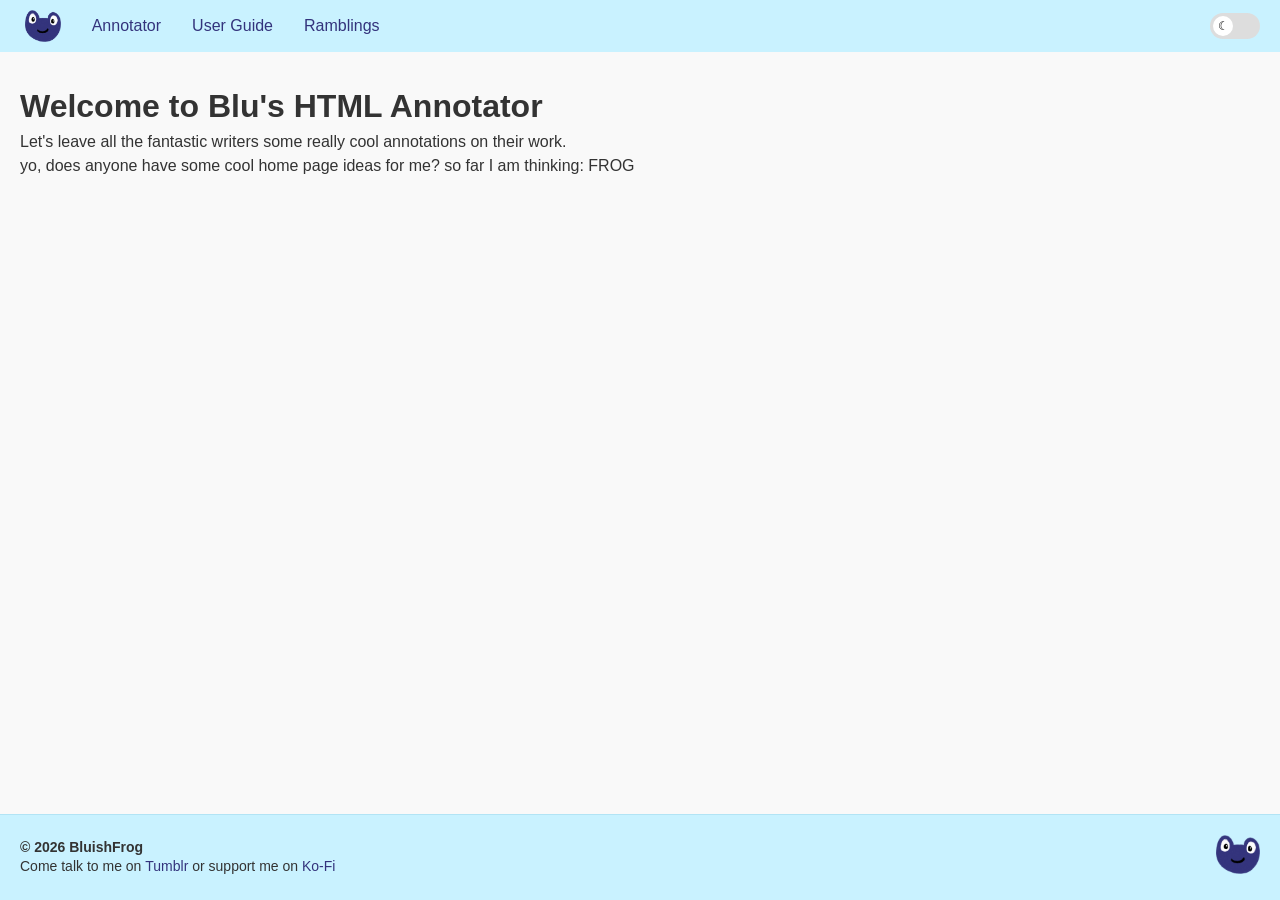
<file: index.html>
<!DOCTYPE html>
<html lang="en">

<head>
    <div id="head-placeholder"></div>
    <script src="js/loadComponents.js"></script>
</head>


<body>

    <div class="page-wrapper">

        <!-- NAV -->
        <div id="nav-placeholder"></div>


        <!-- MAIN CONTENT -->
        <main class="main-content">
            <h1>Welcome to Blu's HTML Annotator</h1>
            <p>Let's leave all the fantastic writers some really cool annotations on their work.</p>
            <p>yo, does anyone have some cool home page ideas for me? so far I am thinking: FROG</p>

        </main>


        <!-- FOOTER -->
        <div id="footer-placeholder"></div>

    </div>

    <!-- SCRIPTS -->
    <script src="js/layout.js"></script>
    <script src="js/loadComponents.js"></script>
    <script src="js/theme.js"></script>

</body>


</html>
</file>
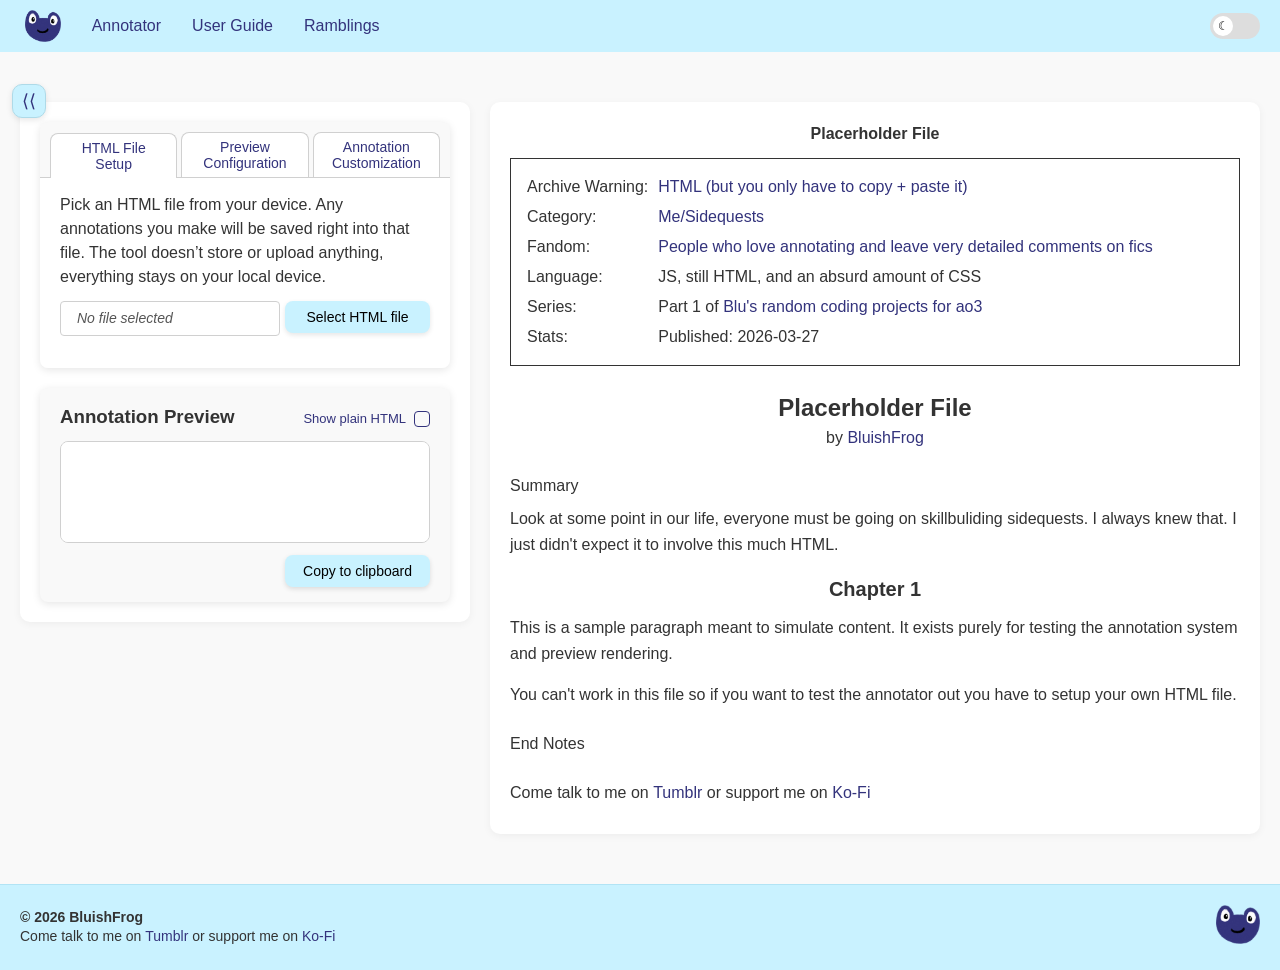
<file: annotator.html>
<!DOCTYPE html>
<html lang="en">

<head>
    <div id="head-placeholder"></div>
    <script src="js/loadComponents.js"></script>
</head>

<body>

    <div class="page-wrapper">

        <!-- NAV -->
        <div id="nav-placeholder"></div>


        <!-- MAIN CONTENT -->
        <main class="main-content">

            <div class="collapse-button">
                <button class="collapse-toggle" onclick="toggleBuilderPanel()">
                    ⟨⟨
                </button>
            </div>

            <!-- Split Screen for preview -->
            <div class="level1-container">

                <!-- left side of builder, where the upload confg and annot preview is -->
                <div class="level1-section builder-panel">

                    <div class="level2-container">

                        <div class="level2-card tabbed-card">

                            <!-- Desktop dropdown -->
                            <div class="tab-header">
                                <button class="tab-button active" onclick="switchTab(event, 'tab-html')">
                                    HTML File Setup
                                </button>
                                <button class="tab-button" onclick="switchTab(event, 'tab-preview')">
                                    Preview Configuration
                                </button>
                                <button class="tab-button" onclick="switchTab(event, 'tab-annot')">
                                    Annotation Customization
                                </button>
                            </div>

                            <!-- Mobile dropdown -->
                            <div class="tab-dropdown">
                                <select onchange="switchTabSelect(this)">
                                    <option value="tab-html">HTML file to annotate</option>
                                    <option value="tab-preview">Preview Configurations</option>
                                    <option value="tab-annot">Annotation Configurations</option>
                                </select>
                            </div>

                            <!-- Tab Content -->
                            <div class="tab-content">

                                <div id="tab-html" class="tab-pane active">
                                    <p>Pick an HTML file from your device. Any annotations you make will be saved right
                                        into that file. The tool doesn’t store or upload anything, everything stays on
                                        your local device.</p>
                                    <div class="preview-plus-button">
                                        <div class="container-file-preview">
                                            <div class="file-preview" id="HTMLFile">
                                                No file selected
                                            </div>
                                        </div>
                                        <div class="file-actions">
                                            <button onclick="assignHTMLFile()">Select HTML file</button>
                                        </div>
                                    </div>
                                </div>

                                <div id="tab-preview" class="tab-pane">
                                    <p>Placeholder for preview configurations. Maybe coming soon, maybe coming never,
                                        who knows.</p>
                                </div>

                                <div id="tab-annot" class="tab-pane">

                                    <p>Define how annotations should be formatted. This will affect all annotations (but
                                        not the source file). You can use any basic html format.</p>
                                    <p>Placeholders you can use: {quoted_text}, {annotation_text}</p>

                                    <textarea id="annotation-template"
                                        style="width:100%; height:180px;"><p><q>{quoted_text}</q><br>--- {annotation_text}</p></textarea>

                                </div>

                            </div>
                        </div>

                        <div class="level2-card">

                            <div class="annot-preview-header">
                                <h3>Annotation Preview</h3>

                                <label class="annot-toggle">
                                    <span>Show plain HTML</span>
                                    <input type="checkbox" id="annot-preview-mode-toggle">
                                </label>
                            </div>

                            <div class="annot-preview-container">
                                <div class="annot-preview-card">
                                    <div id="annot-preview-frame" class="annot-preview-frame"></div>
                                </div>
                            </div>

                            <div class="annot-preview-button">
                                <button onclick="copyToClipboard()">Copy to clipboard</button>
                            </div>

                        </div>

                    </div>
                </div>

                <!-- right side of annotator, where the preview is -->
                <div class="level1-section">
                    <div id="preview-frame" class="preview-frame"></div>
                </div>

                <div id="annotation-popover" class="annotation-popover hidden">
                    <textarea id="annotation-input" placeholder="Write annotation..."></textarea>
                    <div class="annotation-actions">
                        <button id="annotation-cancel">Cancel</button>
                        <button id="annotation-save">Save</button>
                        <button id="annotation-delete">Delete</button>
                    </div>
                </div>

            </div>

        </main>


        <!-- FOOTER -->
        <div id="footer-placeholder"></div>

    </div>

    <!-- SCRIPTS -->
    <script src="js/annotate.js"></script>
    <script src="js/fileManager.js"></script>
    <script src="js/layout.js"></script>
    <script src="js/loadAnnotPreview.js"></script>
    <script src="js/loadComponents.js"></script>
    <script src="js/theme.js"></script>
    <script src="js/toast.js"></script>

</body>

</html>
</file>
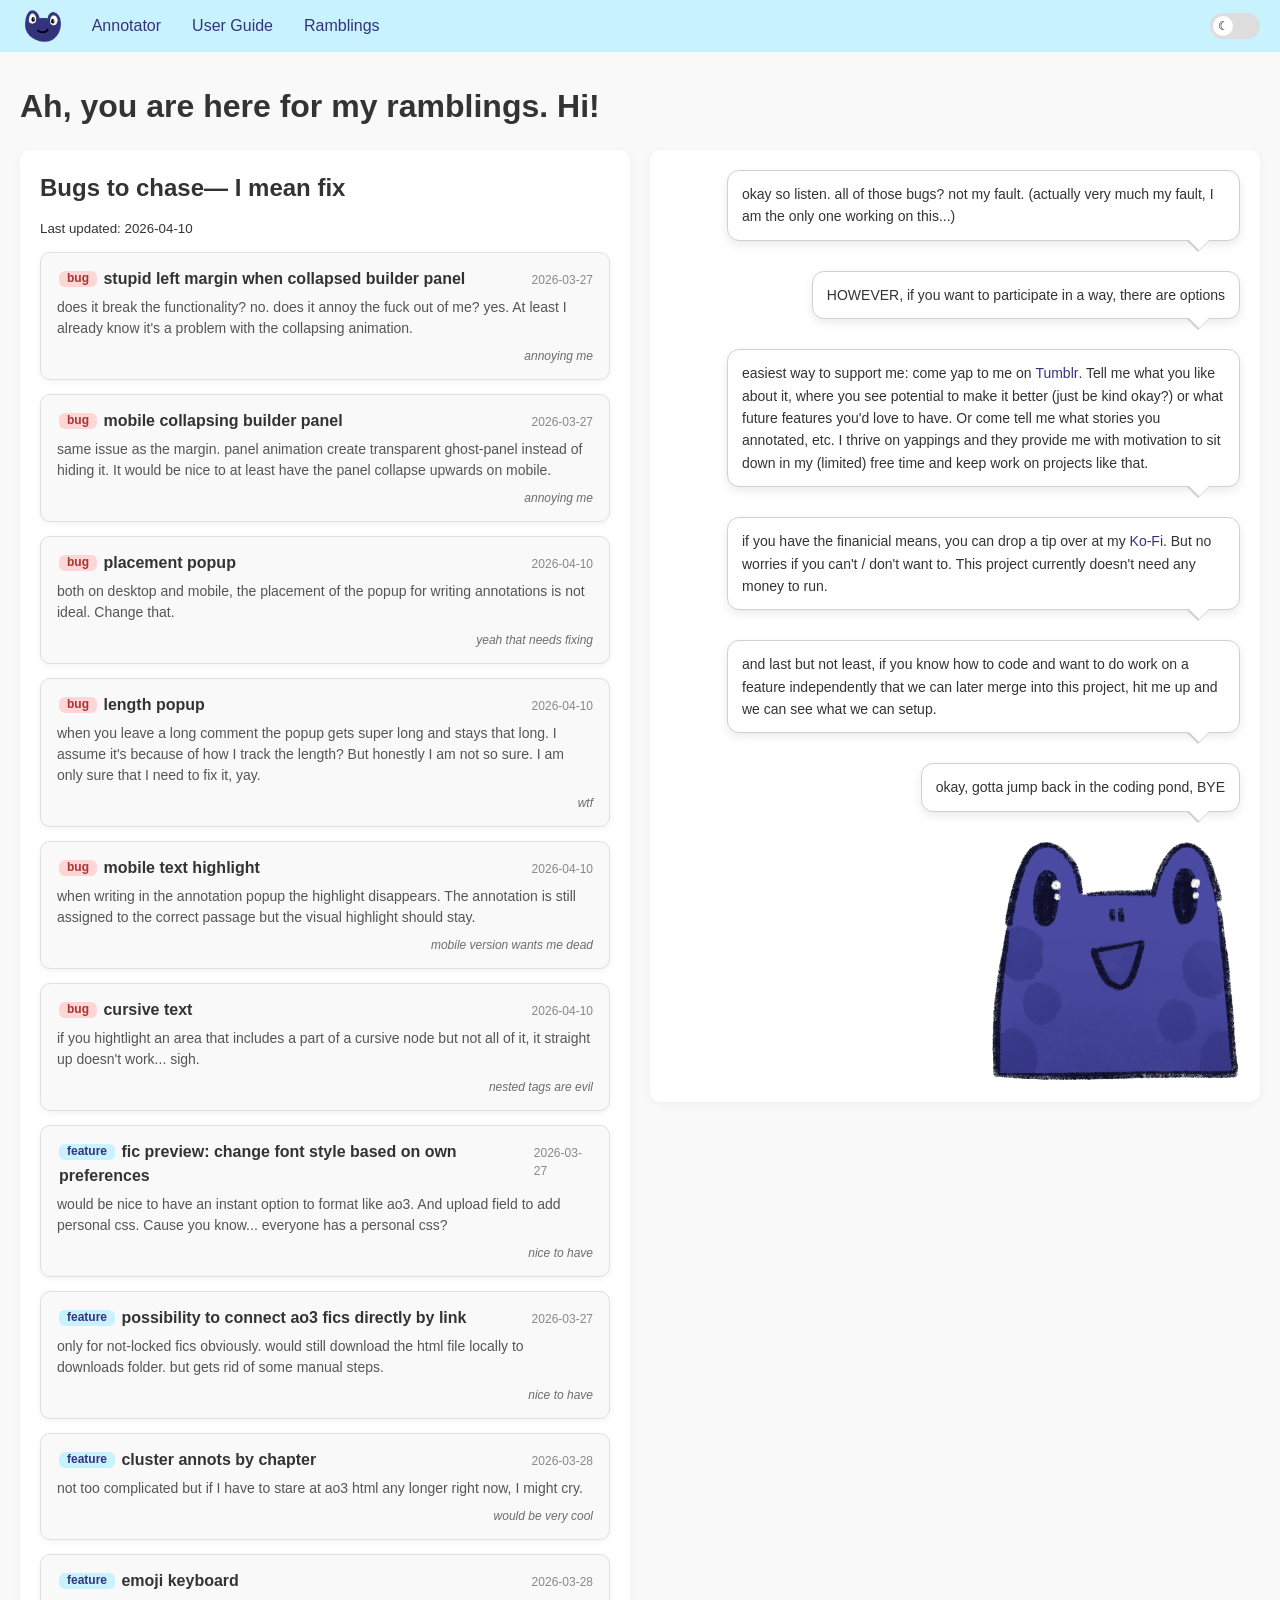
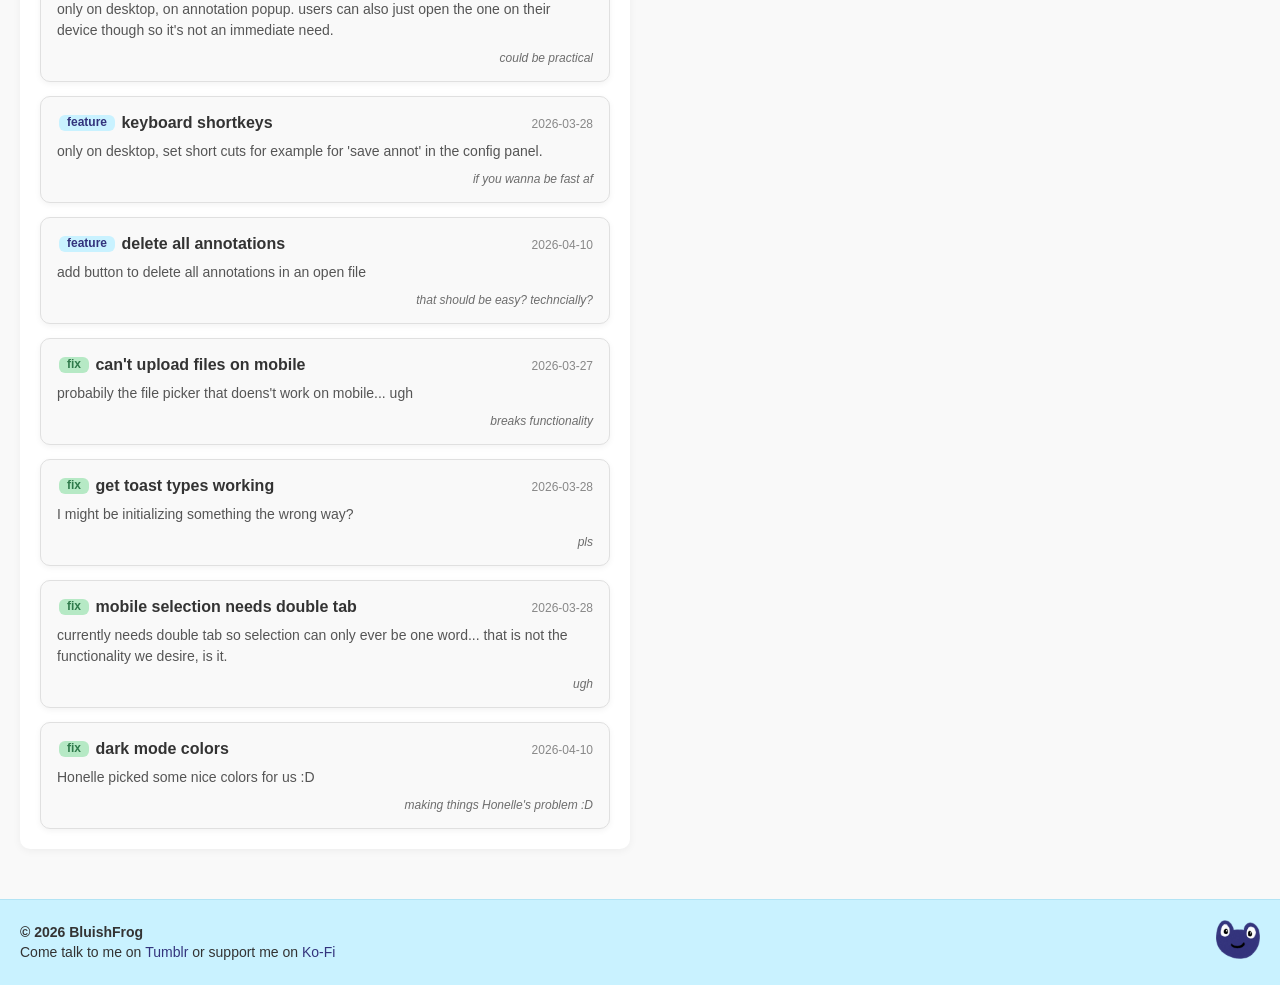
<file: ramblings.html>
<!DOCTYPE html>
<html lang="en">

<head>
    <div id="head-placeholder"></div>
    <script src="js/loadComponents.js"></script>
</head>

<body>

    <div class="page-wrapper">

        <!-- NAV -->
        <div id="nav-placeholder"></div>


        <!-- MAIN CONTENT -->
        <main class="main-content">
            <h1>Ah, you are here for my ramblings. Hi!</h1>

            <div class="level1-container">

                <div class="level1-section">
                    <h2>Bugs to chase— I mean fix</h2>
                    <p><small>Last updated: 2026-04-10</small></p>
                    <div class="level2-container devlog-container" id="devlog-container"></div>
                </div>

                <div class="level1-section frog-talks">

                    <div class="level2-container blu-yapping">

                        <div class="blu-yapps-card">
                            <p>okay so listen. all of those bugs? not my fault. (actually very much my fault, I am the
                                only one working on this...)</p>
                        </div>

                        <div class="blu-yapps-card">
                            <p>HOWEVER, if you want to participate in a way, there are options</p>
                        </div>

                        <div class="blu-yapps-card">
                            <p>easiest way to support me: come yap to me on <a href=https://www.tumblr.com/bluishfrog
                                    target="_blank">Tumblr</a>. Tell me what you like
                                about it, where you see potential to make it better (just be kind okay?) or what future
                                features you'd love to have. Or come tell me what stories you annotated, etc. I thrive
                                on yappings and they provide me with motivation to sit down in my (limited) free time
                                and keep work on projects like that.</p>
                        </div>

                        <div class="blu-yapps-card">
                            <p>if you have the finanicial means, you can drop a tip over at my <a
                                    href="https://ko-fi.com/bluishfrog" target="_blank">Ko-Fi</a>. But no worries if you
                                can't / don't want to. This project currently doesn't need any money to run.</p>
                        </div>

                        <div class="blu-yapps-card">
                            <p>and last but not least, if you know how to code and want to do work on a feature
                                independently that we can later merge into this project, hit me up and we can see what
                                we can setup.</p>
                        </div>

                        <div class="blu-yapps-card">
                            <p>okay, gotta jump back in the coding pond, BYE</p>
                        </div>

                        <div class="frog-wrapper">
                            <img src="assets/Bluish_Frog_Yapping_transparent.png">
                        </div>

                    </div>

                </div>
            </div>

        </main>


        <!-- FOOTER -->
        <div id="footer-placeholder"></div>

    </div>

    <!-- SCRIPTS -->
    <script src="js/layout.js"></script>
    <script src="js/loadComponents.js"></script>
    <script src="js/loadDevlog.js"></script>
    <script src="js/theme.js"></script>

</body>

</html>
</file>
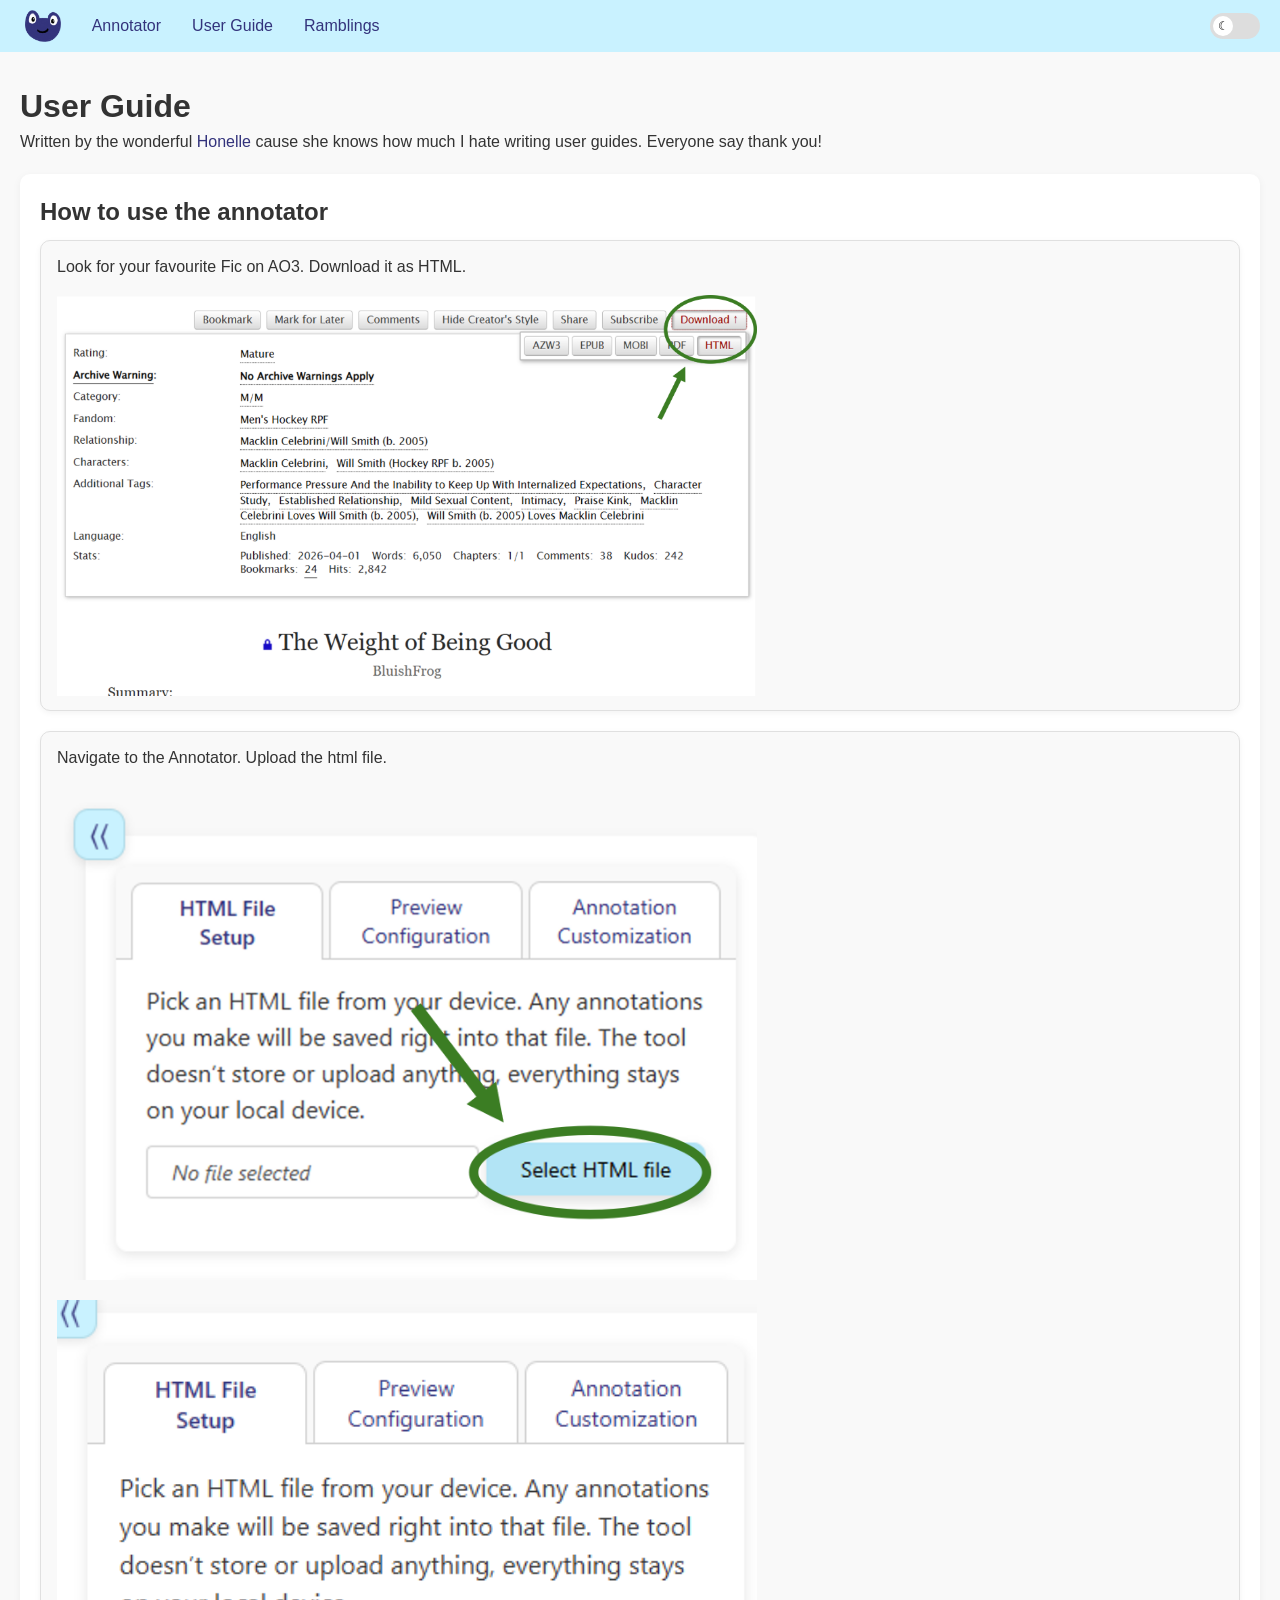
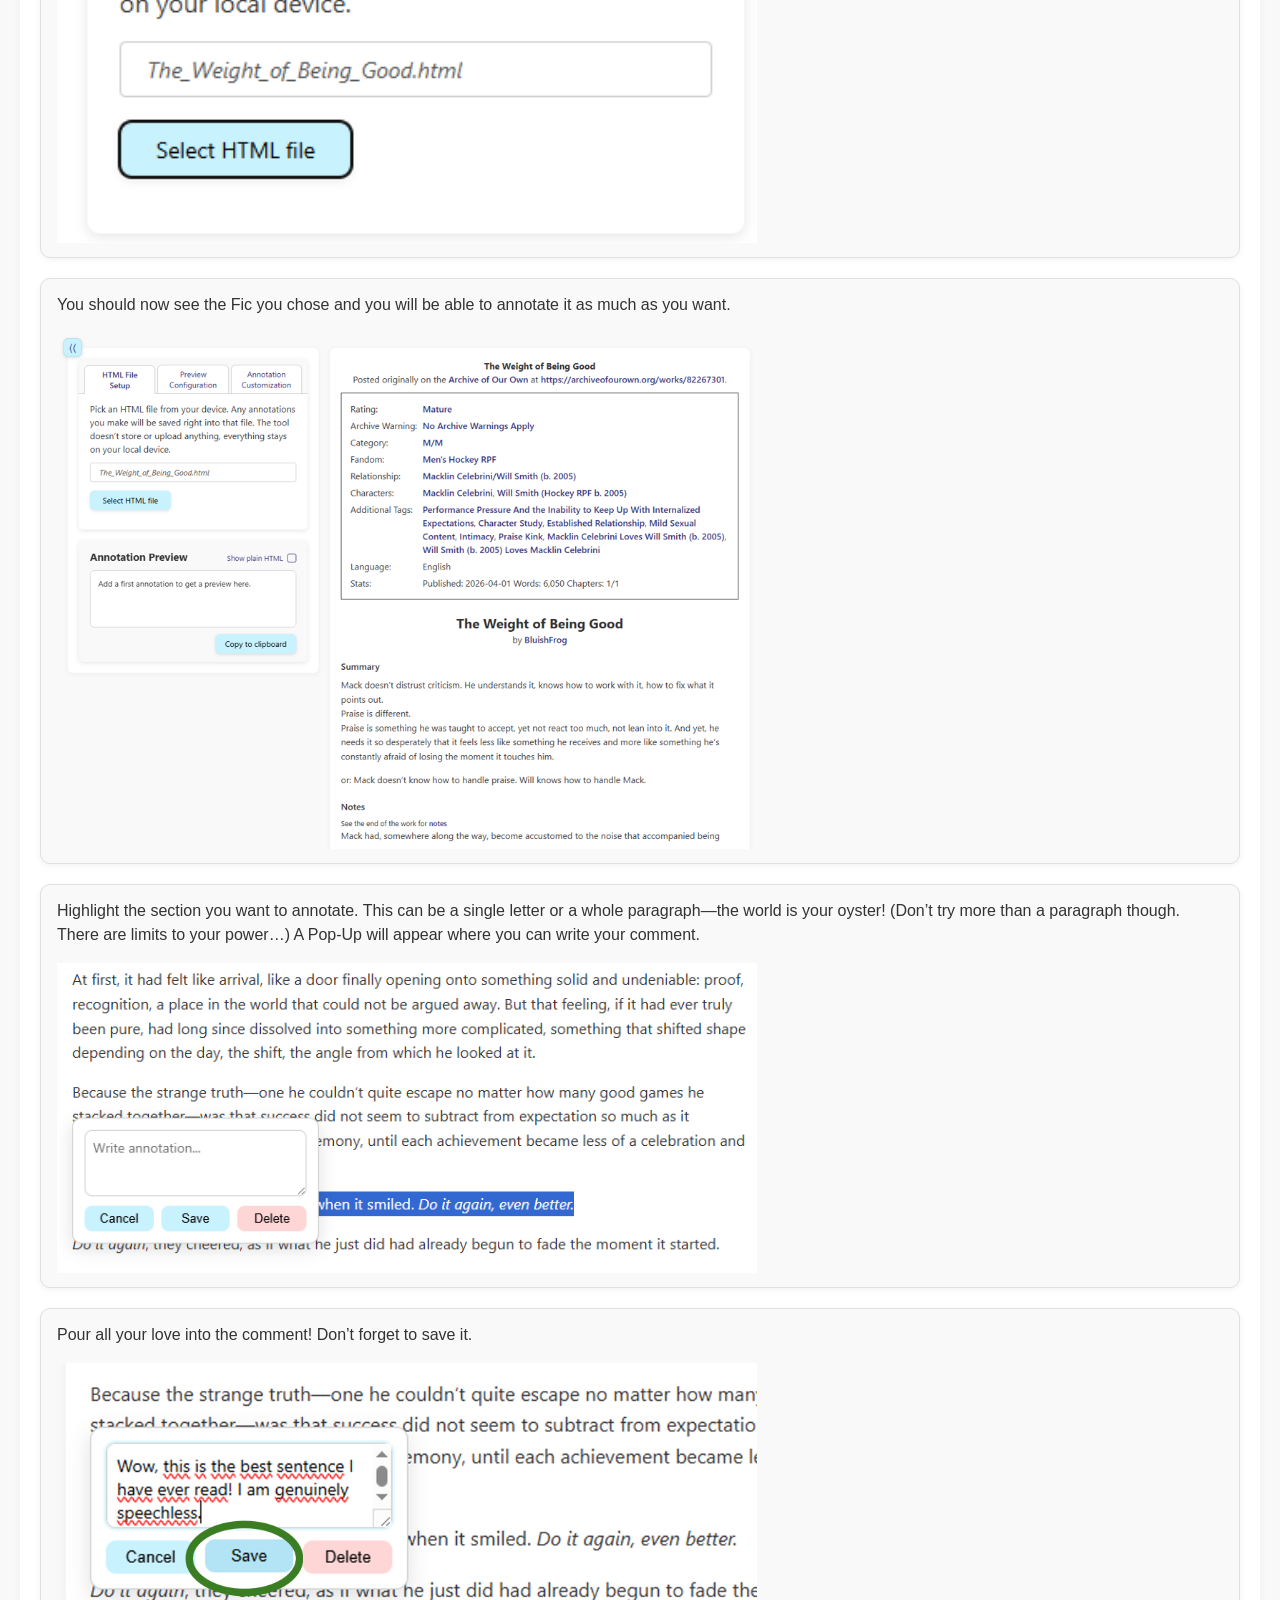
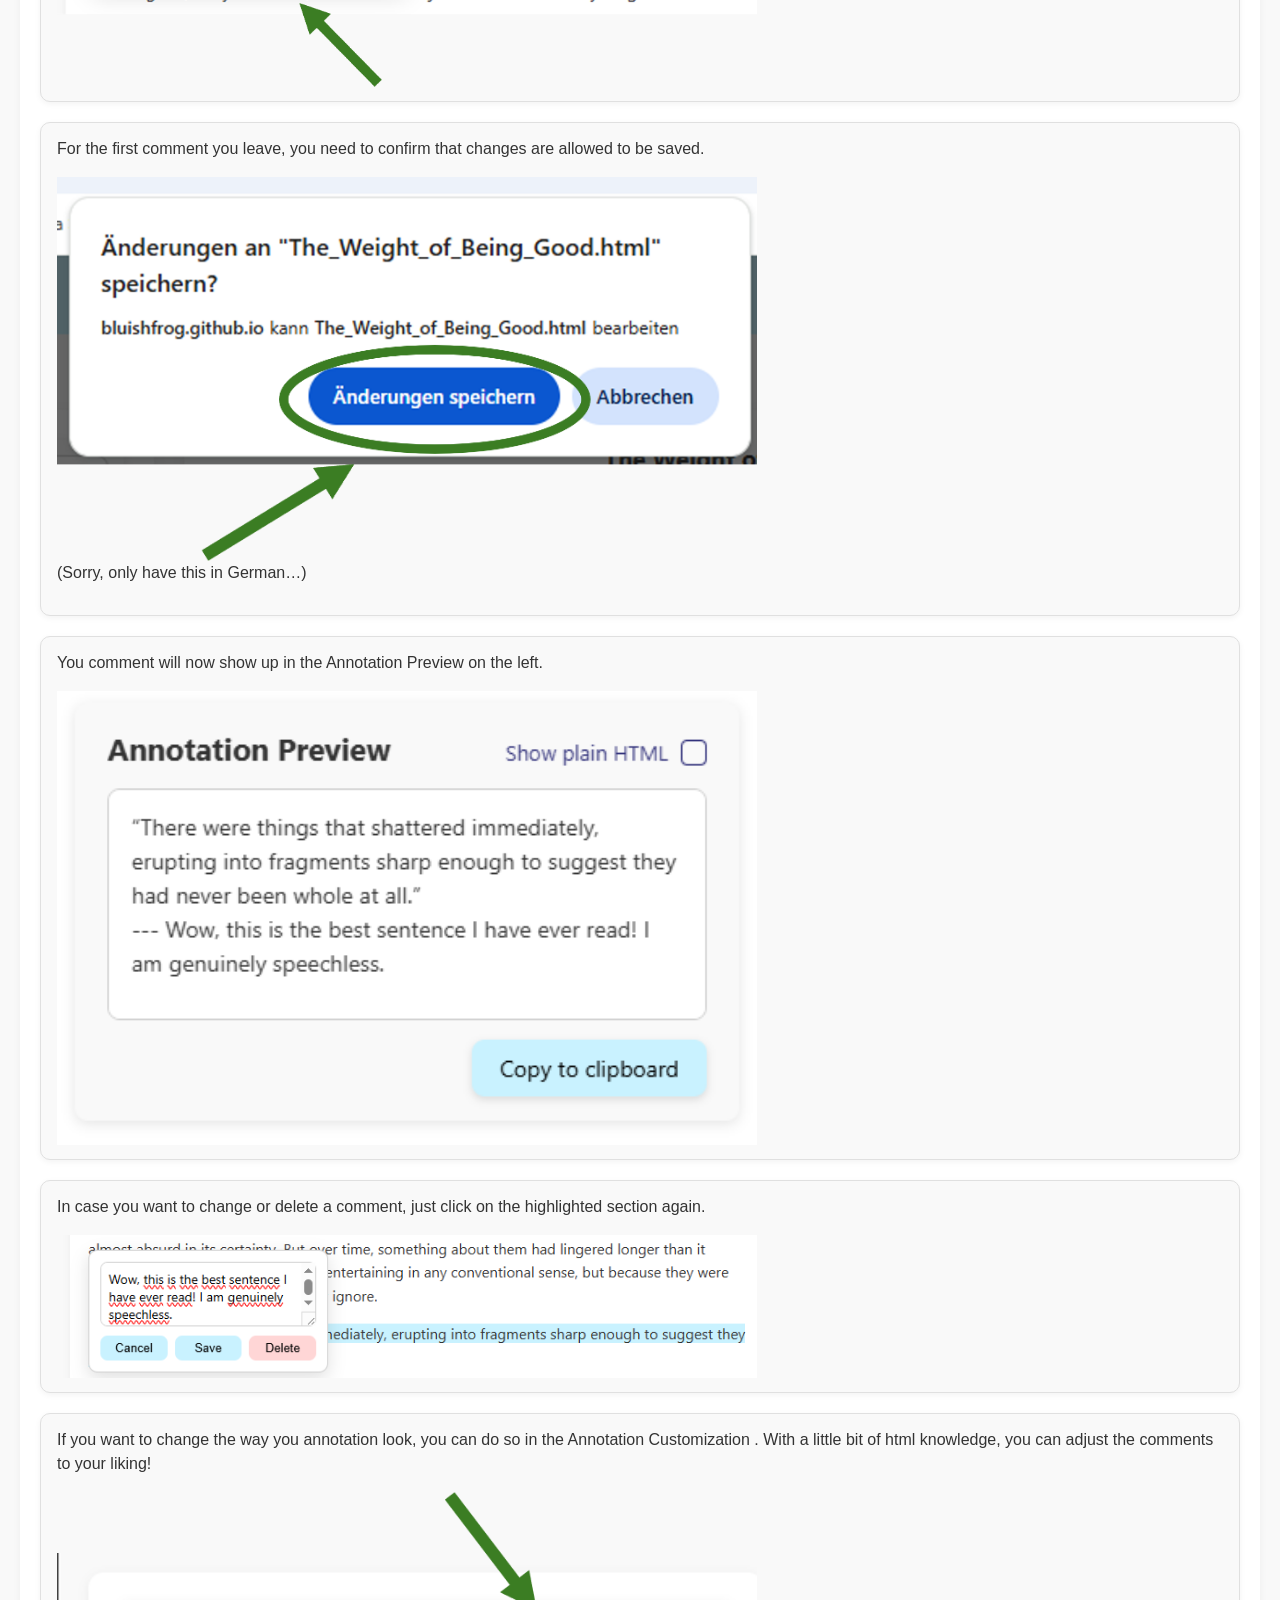
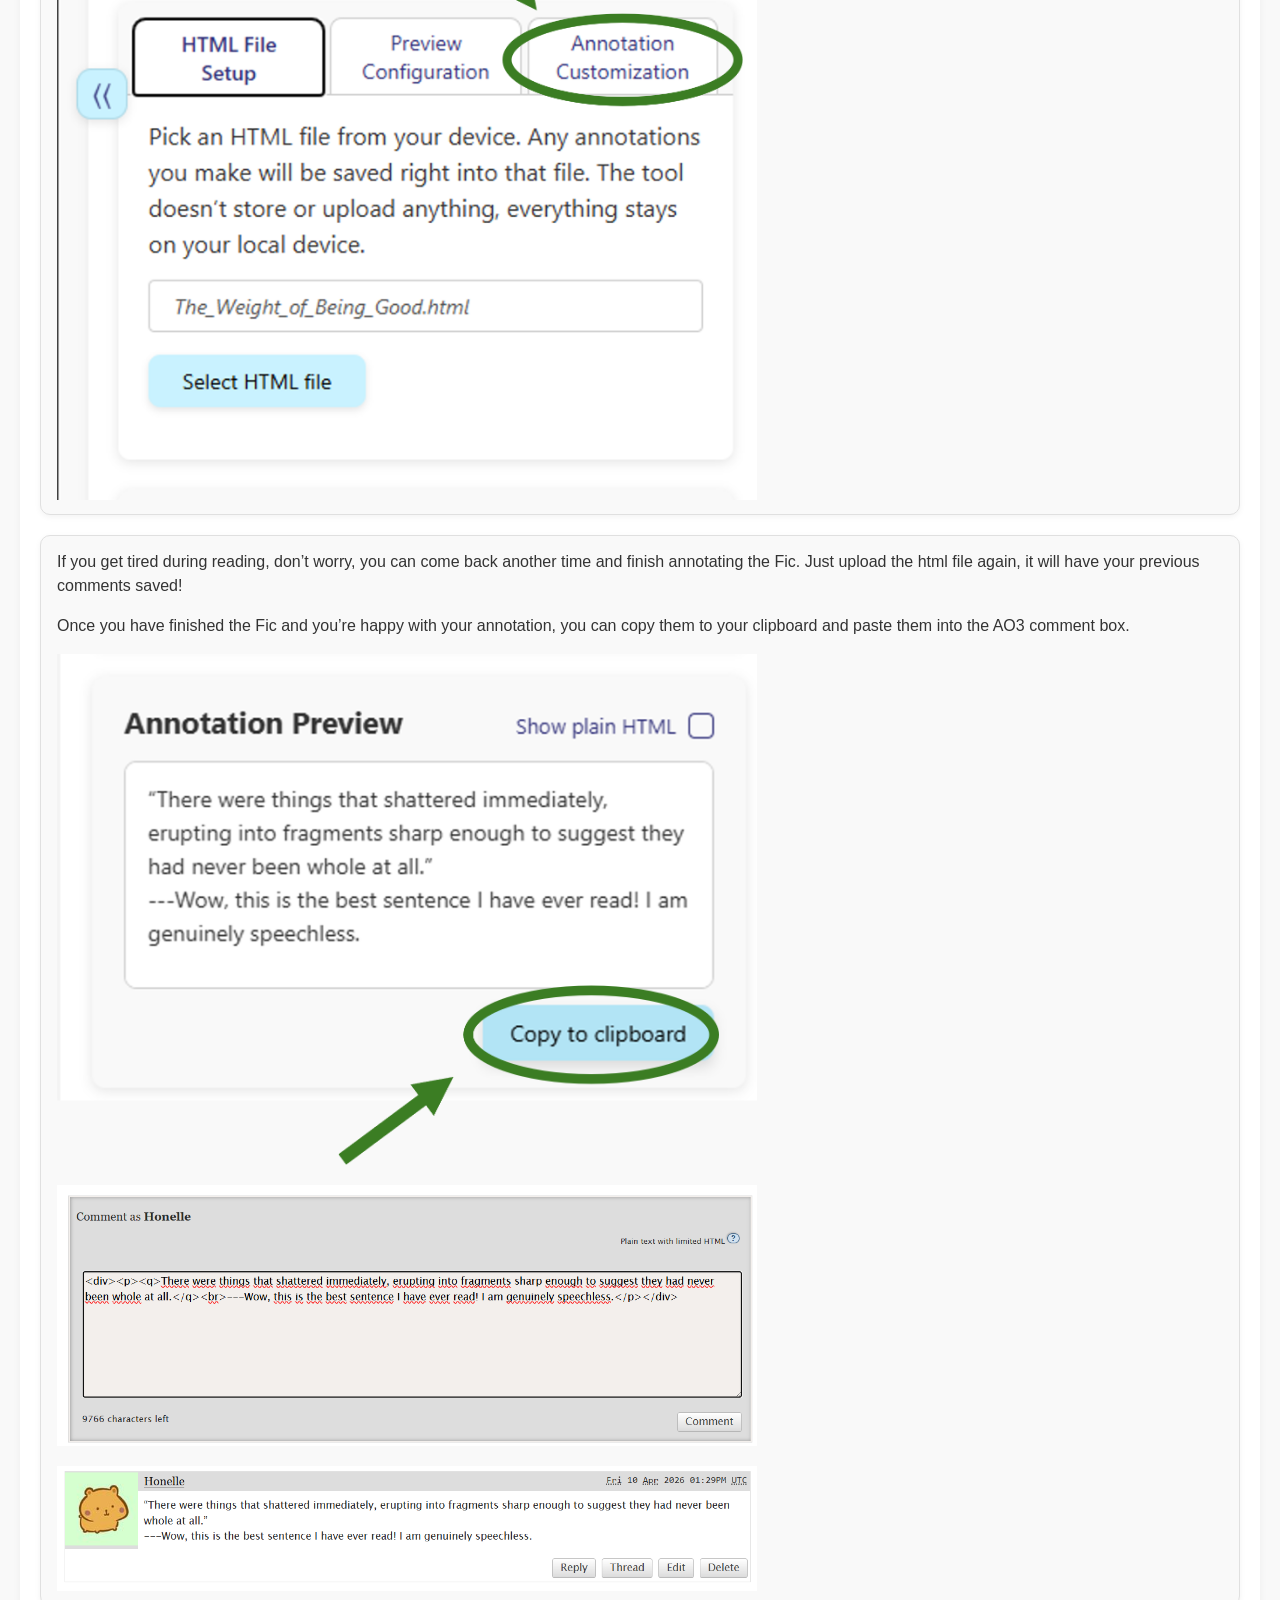
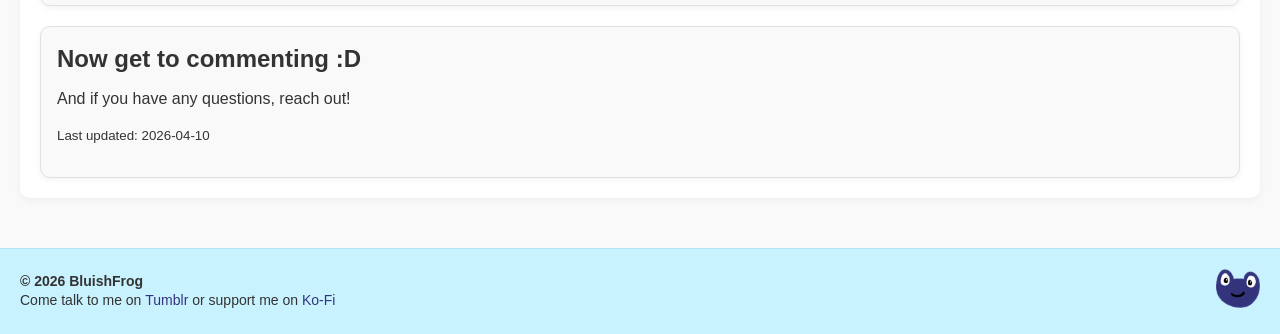
<file: user_guide.html>
<!DOCTYPE html>
<html lang="en">

<head>
    <div id="head-placeholder"></div>
    <script src="js/loadComponents.js"></script>
</head>

<body>

    <div class="page-wrapper">

        <!-- NAV -->
        <div id="nav-placeholder"></div>


        <!-- MAIN CONTENT -->
        <main class="main-content">
            <h1>User Guide</h1>
            <p>Written by the wonderful <a href="https://www.tumblr.com/honelle56" target="_blank">Honelle</a> cause she
                knows how much I hate writing user guides. Everyone say thank you!</p>

            <div class="level1-container">

                <div class="level1-section">
                    <h2>How to use the annotator</h2>

                    <div class="level2-container userguide-container">

                        <div class="userguide-card">
                            <p>Look for your favourite Fic on AO3. Download it as HTML.</p>
                            <div class="userguide-image-wrapper">
                                <img src="assets/userguide/Picture1.png">
                            </div>
                        </div>

                        <div class="userguide-card">
                            <p>Navigate to the Annotator. Upload the html file.</p>
                            <div class="userguide-image-wrapper">
                                <img src="assets/userguide/Picture2.png">
                                <img src="assets/userguide/Picture3.png">
                            </div>
                        </div>

                        <div class="userguide-card">
                            <p>You should now see the Fic you chose and you will be able to annotate it as much as you
                                want.
                            </p>
                            <div class="userguide-image-wrapper">
                                <img src="assets/userguide/Picture4.png">
                            </div>
                        </div>

                        <div class="userguide-card">
                            <p>Highlight the section you want to annotate. This can be a single letter or a whole
                                paragraph—the world is your oyster! (Don’t try more than a paragraph though. There are
                                limits to your power…) A Pop-Up will appear where you can write your comment.</p>
                            <div class="userguide-image-wrapper">
                                <img src="assets/userguide/Picture5.png">
                            </div>
                        </div>

                        <div class="userguide-card">
                            <p>Pour all your love into the comment! Don’t forget to save it.</p>
                            <div class="userguide-image-wrapper">
                                <img src="assets/userguide/Picture6.png">
                            </div>
                        </div>

                        <div class="userguide-card">
                            <p>For the first comment you leave, you need to confirm that changes are allowed to be
                                saved.
                            </p>
                            <div class="userguide-image-wrapper">
                                <img src="assets/userguide/Picture7.png">
                            </div>
                            <p>(Sorry, only have this in German…)</p>
                        </div>

                        <div class="userguide-card">
                            <p>You comment will now show up in the Annotation Preview on the left.</p>
                            <div class="userguide-image-wrapper">
                                <img src="assets/userguide/Picture8.png">
                            </div>
                        </div>

                        <div class="userguide-card">
                            <p>In case you want to change or delete a comment, just click on the highlighted section
                                again.
                            </p>
                            <div class="userguide-image-wrapper">
                                <img src="assets/userguide/Picture9.png">
                            </div>
                        </div>

                        <div class="userguide-card">
                            <p>If you want to change the way you annotation look, you can do so in the Annotation
                                Customization . With a little bit of html knowledge, you can adjust the comments to your
                                liking!</p>
                            <div class="userguide-image-wrapper">
                                <img src="assets/userguide/Picture10.png">
                            </div>
                        </div>

                        <div class="userguide-card">
                            <p>If you get tired during reading, don’t worry, you can come back another time and finish
                                annotating the Fic. Just upload the html file again, it will have your previous comments
                                saved!</p>
                            <p>Once you have finished the Fic and you’re happy with your annotation, you can copy them
                                to
                                your clipboard and paste them into the AO3 comment box.</p>
                            <div class="userguide-image-wrapper">
                                <img src="assets/userguide/Picture11.png">
                                <img src="assets/userguide/Picture12.png">
                                <img src="assets/userguide/Picture13.png">
                            </div>
                        </div>

                        <div class="userguide-card">
                            <h2>Now get to commenting :D</h2>
                            <p>And if you have any questions, reach out!</p>
                            <p><small>Last updated: 2026-04-10</small></p>
                        </div>

                    </div>

                </div>

            </div>

        </main>


        <!-- FOOTER -->
        <div id="footer-placeholder"></div>

    </div>

    <!-- SCRIPTS -->
    <script src="js/layout.js"></script>
    <script src="js/loadComponents.js"></script>
    <script src="js/theme.js"></script>

</body>

</html>
</file>
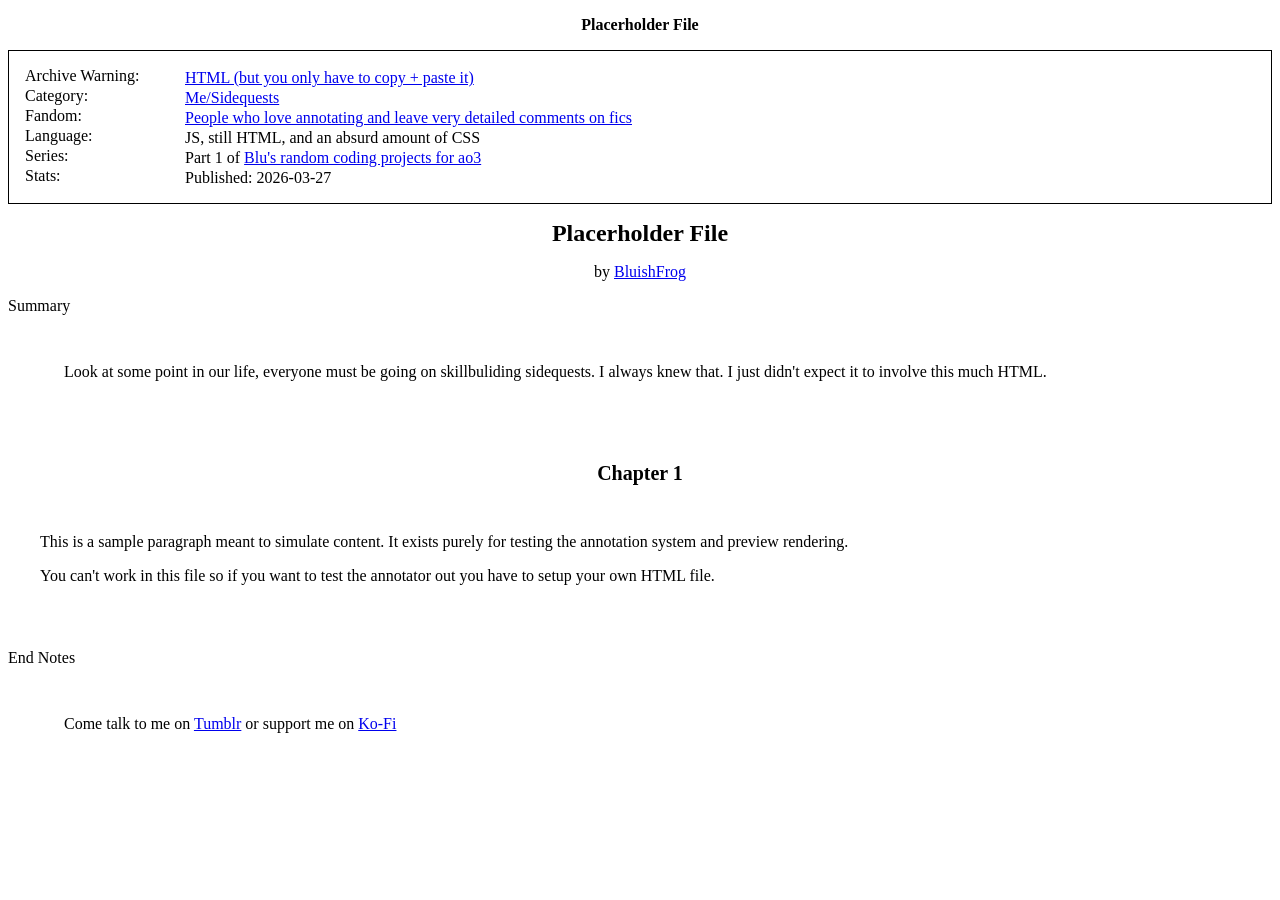
<file: components/nofileselected.html>
<!DOCTYPE html PUBLIC "-//W3C//DTD XHTML 1.0 Strict//EN" "http://www.w3.org/TR/xhtml1/DTD/xhtml1-strict.dtd">
<html xmlns="http://www.w3.org/1999/xhtml" xml:lang="en" lang="en">

<head>
    <meta charset="utf-8" />
    <meta http-equiv="x-ua-compatible" content="ie=edge" />
    <title>Placeholder</title>
    <style type="text/css">
        p.message {
            text-align: center;
        }

        .meta h1 {
            font-size: 1.5em;
            text-align: center;
        }

        .meta h2 {
            font-size: 1.25em;
            text-align: center;
        }

        .meta h2 {
            page-break-before: always;
        }

        .meta .byline {
            text-align: center;
        }

        .meta dl.tags {
            border: 1px solid;
            padding: 1em;
        }

        .meta dd {
            margin: -1em 0 0 10em;
        }

        .meta .endnote-link {
            font-size: .8em;
        }

        /* List child related works under the labeling dt */
        #afterword .meta dd {
            margin: 1em 0 0 1em;
        }

        #chapters {
            font-family: "Nimbus Roman No9 L", "Times New Roman", serif;
            padding: 1em;
        }

        .userstuff {
            font-family: "Nimbus Roman No9 L", "Times New Roman", serif;
            padding: 1em;
        }

        /* Invisible headings to help Calibre make a Table of Contents */
        .toc-heading {
            display: none;
        }
    </style>
</head>

<body>

    <div id="preface">
        <h2 class="toc-heading">Preface</h2>

        <p class="message">
            <b>Placerholder File</b><br />
        </p>

        <div class="meta">
            <dl class="tags">
                <dt>Archive Warning:</dt>
                <dd><a href="https://en.wikipedia.org/wiki/HTML">HTML (but you only have to copy + paste it)</a>
                </dd>
                <dt>Category:</dt>
                <dd><a href="https://i.kym-cdn.com/photos/images/original/002/872/826/107.jpg">Me/Sidequests</a></dd>
                <dt>Fandom:</dt>
                <dd><a href="https://dictionary.cambridge.org/dictionary/english/yap">People who love annotating and
                        leave very detailed comments on fics</a></dd>

                <dt>Language:</dt>
                <dd>JS, still HTML, and an absurd amount of CSS</dd>

                <dt>Series:</dt>
                <dd>Part 1 of <a
                        href="https://gifdb.com/images/high/flickering-coming-soon-digital-art-3c72s2zx3vp8v1h1.gif">Blu's
                        random coding projects for ao3</a></dd>
                <dt>Stats:</dt>
                <dd>
                    Published: 2026-03-27
                </dd>
            </dl>
            <h1>Placerholder File</h1>
            <div class="byline">by <a rel="author" href="https://archiveofourown.org/users/BluishFrog">BluishFrog</a>
            </div>
            <p>Summary</p>
            <blockquote class="userstuff">
                <p>Look at some point in our life, everyone must be going on skillbuliding sidequests. I always knew
                    that. I just didn't expect it to involve this much HTML.</p>
            </blockquote>

        </div>
    </div>

    <div id="chapters" class="userstuff">

        <div class="meta group">
            <h2 class="heading">
                Chapter 1
            </h2>

        </div>

        <!--chapter content-->
        <div class="userstuff">
            <p>
                This is a sample paragraph meant to simulate content. It exists purely for testing
                the annotation system and preview rendering.
            </p>
            <p>
                You can't work in this file so if you want to test the annotator out you have to setup your own HTML
                file.
            </p>
        </div>

    </div>

    <div id="afterword">
        <h2 class="toc-heading">Afterword</h2>

        <div class="meta">
            <div id="endnotes">
                <p>End Notes</p>
                <blockquote class="userstuff">
                    <p>Come talk to me on <a href="https://www.tumblr.com/blog/bluishfrog" target="_blank">Tumblr</a> or
                        support me
                        on <a href="https://ko-fi.com/bluishfrog" target="_blank">Ko-Fi</a></p>
                </blockquote>
            </div>
        </div>
    </div>

</body>

</html>
</file>
